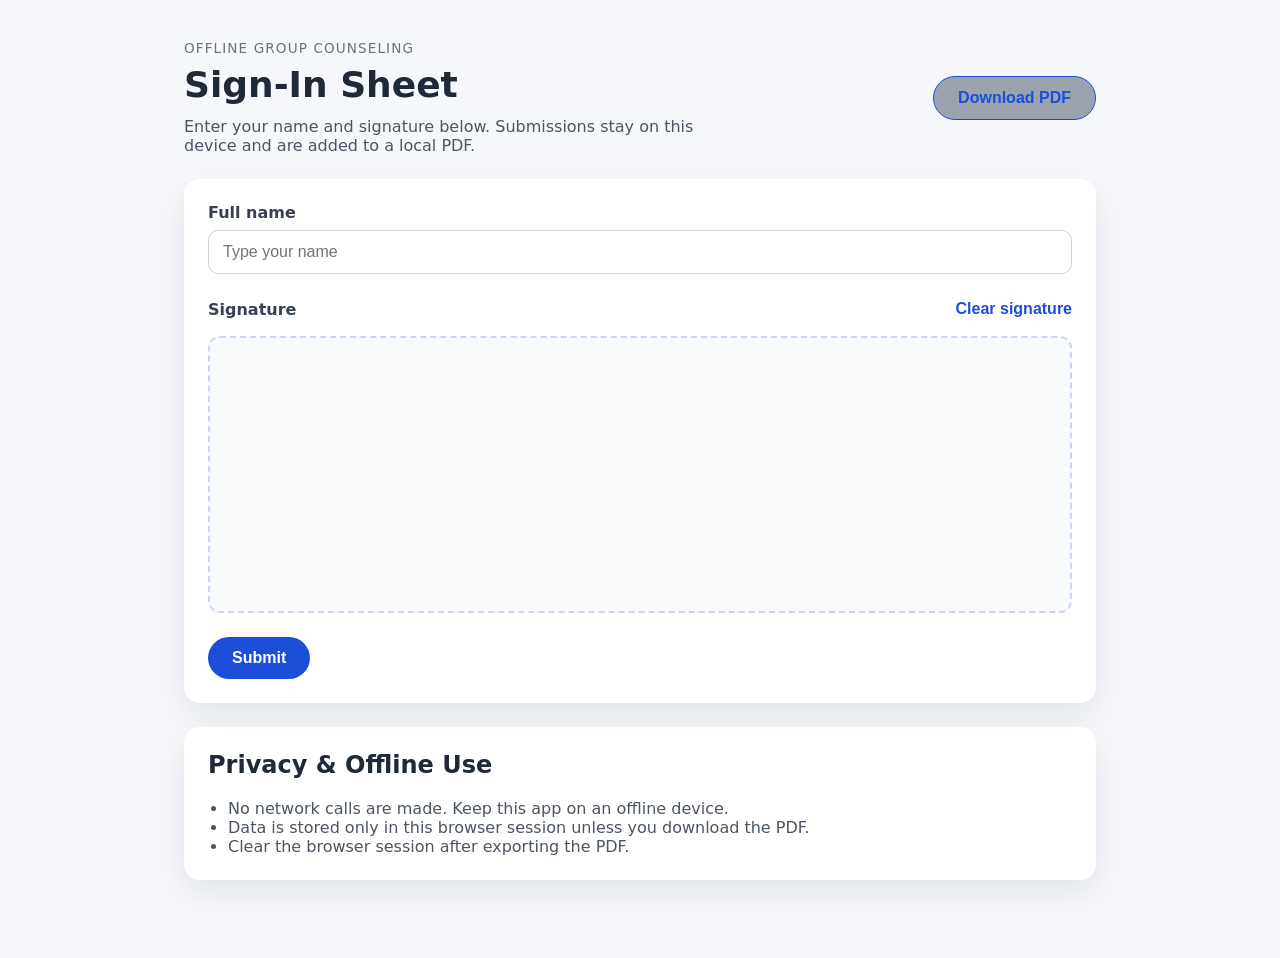
<file: sign-in-sheet/index.html>
<!DOCTYPE html>
<html lang="en">
  <head>
    <meta charset="UTF-8" />
    <meta name="viewport" content="width=device-width, initial-scale=1" />
    <title>Group Counseling Sign-In</title>
    <link rel="stylesheet" href="styles.css" />
  </head>
  <body>
    <main class="page">
      <header class="page__header">
        <div>
          <p class="eyebrow">Offline Group Counseling</p>
          <h1>Sign-In Sheet</h1>
          <p class="subhead">
            Enter your name and signature below. Submissions stay on this device
            and are added to a local PDF.
          </p>
        </div>
        <button id="downloadPdf" class="button button--ghost" disabled>
          Download PDF
        </button>
      </header>

      <section class="card">
        <form id="signInForm" autocomplete="off">
          <label class="field">
            <span class="field__label">Full name</span>
            <input
              id="name"
              name="name"
              type="text"
              placeholder="Type your name"
              required
            />
          </label>

          <div class="signature">
            <div class="signature__header">
              <span class="field__label">Signature</span>
              <button
                class="button button--text"
                type="button"
                id="clearSignature"
              >
                Clear signature
              </button>
            </div>
            <canvas id="signaturePad" width="640" height="200"></canvas>
          </div>

          <button class="button" type="submit">Submit</button>
        </form>
      </section>

      <section class="card info">
        <h2>Privacy &amp; Offline Use</h2>
        <ul>
          <li>No network calls are made. Keep this app on an offline device.</li>
          <li>
            Data is stored only in this browser session unless you download the
            PDF.
          </li>
          <li>Clear the browser session after exporting the PDF.</li>
        </ul>
      </section>
    </main>

    <script src="vendor/jspdf.umd.min.js"></script>
    <script src="app.js"></script>
  </body>
</html>
</file>
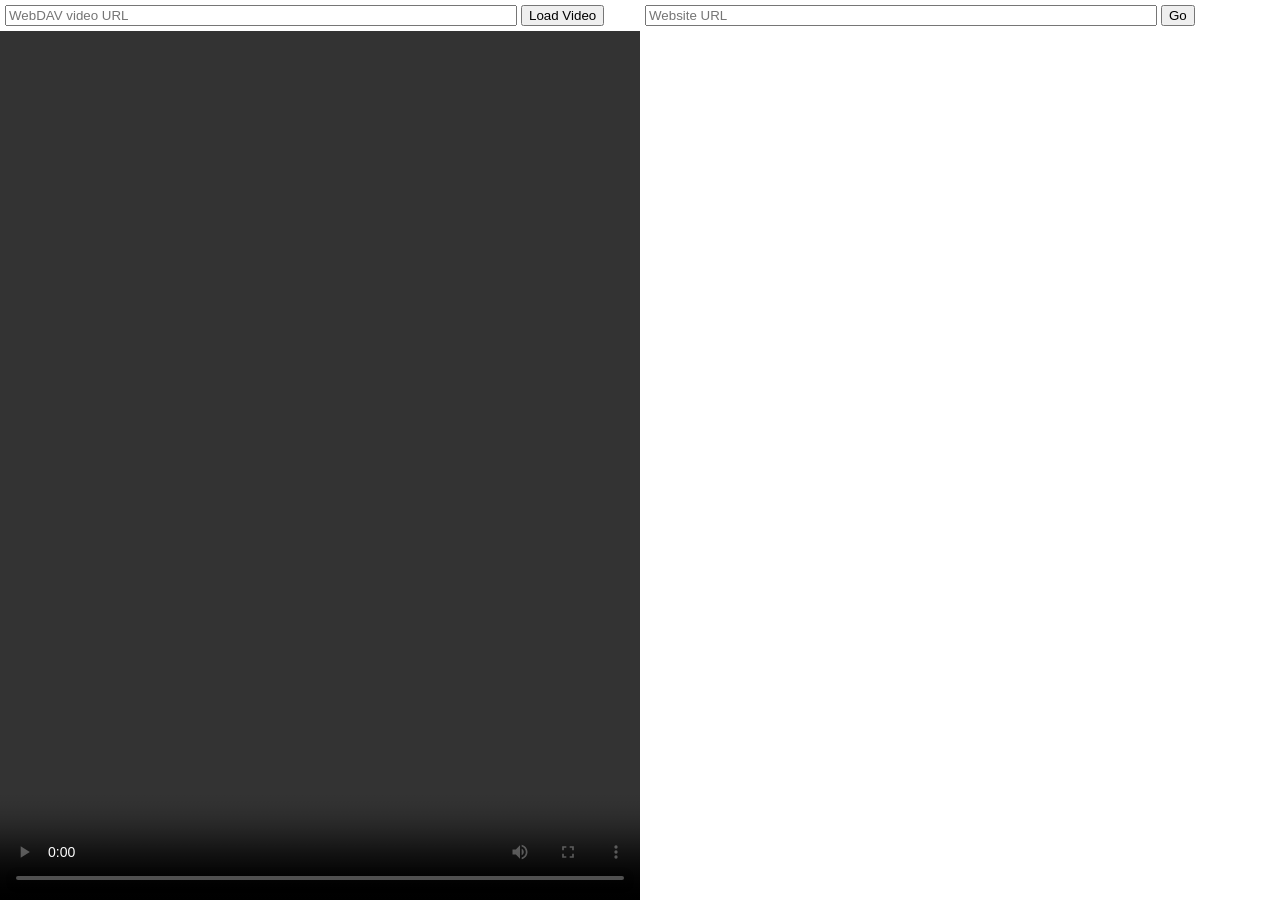
<file: WebDAVBrowser/templates/index.html>
<!doctype html>
<html>
<head>
  <meta charset="utf-8" />
  <title>WebDAV Video Browser</title>
  <style>
    body, html { margin:0; padding:0; height:100%; }
    .container { display:flex; height:100vh; }
    .video-side, .browser-side { flex:1; display:flex; flex-direction:column; }
    video { width:100%; height:100%; }
    iframe { flex:1; width:100%; border:none; }
    .controls { padding:5px; }
  </style>
</head>
<body>
<div class="container">
  <div class="video-side">
    <div class="controls">
      <input id="video-url" type="text" placeholder="WebDAV video URL" style="width:80%" />
      <button onclick="loadVideo()">Load Video</button>
    </div>
    <video id="video" controls></video>
  </div>
  <div class="browser-side">
    <div class="controls">
      <input id="browser-url" type="text" placeholder="Website URL" style="width:80%" />
      <button onclick="loadBrowser()">Go</button>
    </div>
    <iframe id="browser-frame"></iframe>
  </div>
</div>
<script>
function loadVideo() {
  var url = document.getElementById('video-url').value;
  document.getElementById('video').src = url;
}
function loadBrowser() {
  var url = document.getElementById('browser-url').value;
  document.getElementById('browser-frame').src = url;
}
</script>
</body>
</html>
</file>
<file: sign-in-sheet/styles.css>
:root {
  color-scheme: light;
  font-family: "Segoe UI", system-ui, sans-serif;
  background: #f5f7fb;
  color: #1f2937;
}

* {
  box-sizing: border-box;
}

body {
  margin: 0;
  background: #f5f7fb;
}

.page {
  max-width: 960px;
  margin: 0 auto;
  padding: 40px 24px 80px;
  display: flex;
  flex-direction: column;
  gap: 24px;
}

.page__header {
  display: flex;
  flex-direction: column;
  gap: 16px;
  align-items: flex-start;
}

@media (min-width: 768px) {
  .page__header {
    flex-direction: row;
    align-items: center;
    justify-content: space-between;
  }
}

.eyebrow {
  font-size: 0.85rem;
  text-transform: uppercase;
  letter-spacing: 0.08em;
  color: #6b7280;
  margin: 0 0 8px;
}

h1 {
  margin: 0;
  font-size: 2.25rem;
}

.subhead {
  margin: 12px 0 0;
  max-width: 520px;
  color: #4b5563;
}

.card {
  background: #fff;
  padding: 24px;
  border-radius: 16px;
  box-shadow: 0 12px 30px rgba(15, 23, 42, 0.08);
}

.field {
  display: flex;
  flex-direction: column;
  gap: 8px;
  margin-bottom: 20px;
}

.field__label {
  font-weight: 600;
  color: #374151;
}

input[type="text"] {
  padding: 12px 14px;
  border-radius: 10px;
  border: 1px solid #d1d5db;
  font-size: 1rem;
}

.signature {
  display: flex;
  flex-direction: column;
  gap: 12px;
  margin-bottom: 24px;
}

.signature__header {
  display: flex;
  justify-content: space-between;
  align-items: center;
}

#signaturePad {
  width: 100%;
  border: 2px dashed #cbd5f5;
  border-radius: 12px;
  background: #f8fafc;
  touch-action: none;
}

.button {
  background: #1d4ed8;
  color: #fff;
  border: none;
  border-radius: 999px;
  padding: 12px 24px;
  font-size: 1rem;
  cursor: pointer;
  font-weight: 600;
}

.button:disabled {
  background: #9ca3af;
  cursor: not-allowed;
}

.button--ghost {
  background: transparent;
  border: 1px solid #1d4ed8;
  color: #1d4ed8;
}

.button--text {
  background: transparent;
  color: #1d4ed8;
  padding: 6px 0;
}

.info h2 {
  margin-top: 0;
}

.info ul {
  margin: 12px 0 0;
  padding-left: 20px;
  color: #4b5563;
}
</file>
